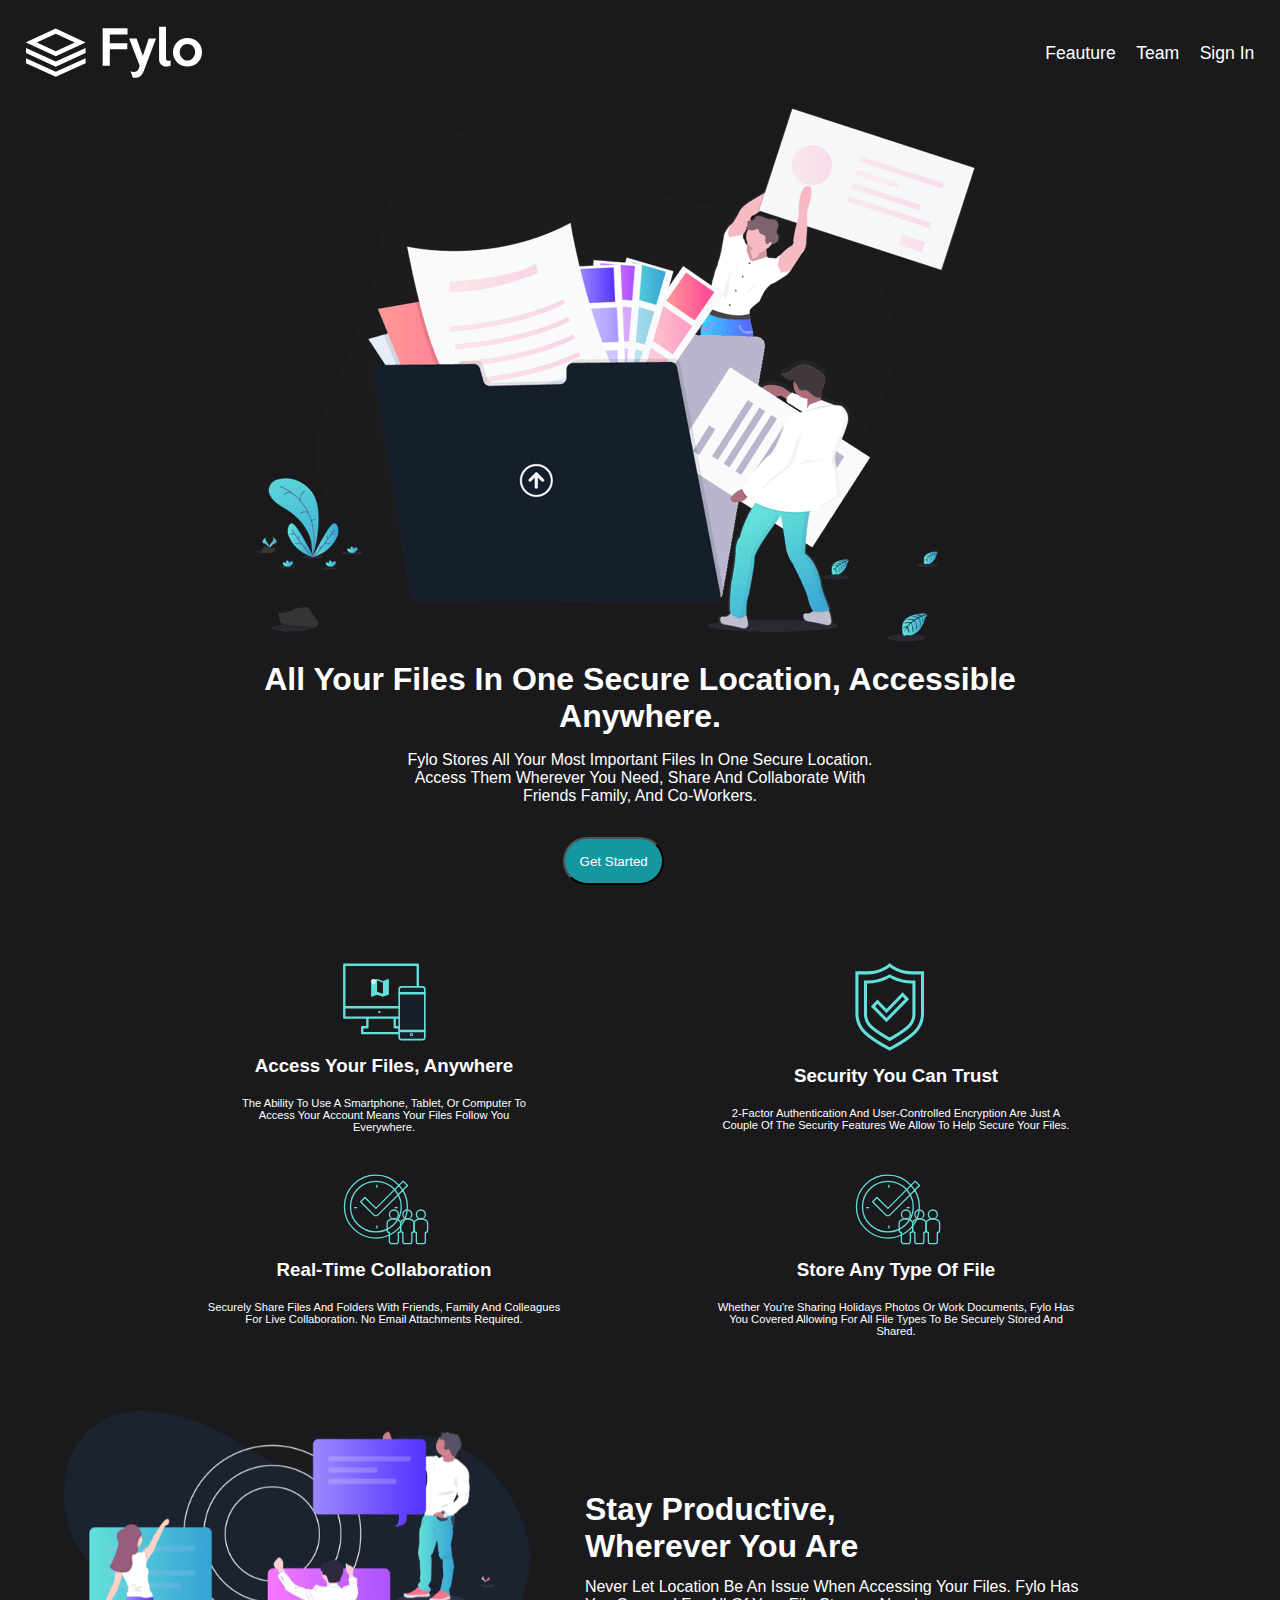
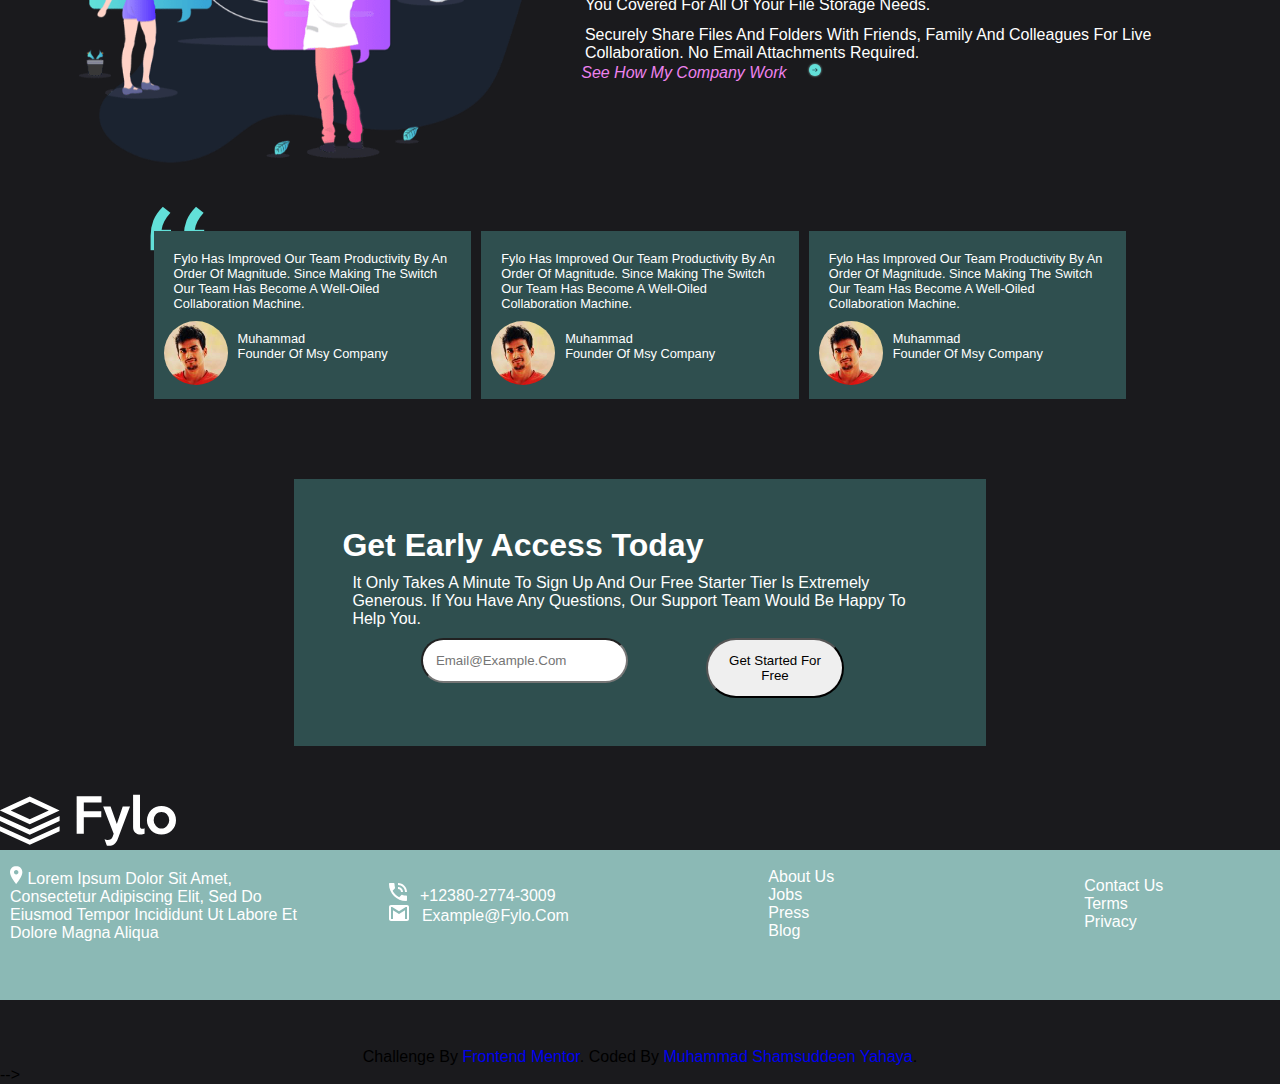
<file: challenge 11 flyo dark/index.html>
<!DOCTYPE html>
<html lang="en">

    <head>
        <meta charset="UTF-8">
        <meta http-equiv="X-UA-Compatible" content="IE=edge">
        <meta http-equiv="refresh" content="60">
        <meta name="viewport" content="width=device-width, initial-scale=1.0">
        <link rel="shortcut icon" href="./images/favicon-32x32.png" type="image/x-icon">
        <link rel="stylesheet" href="./style.css">
        <title>msy company</title>
    </head>

    <body>
        <header>
            <nav>
                <div class="logo">
                    <a href=""> <img src="./images/logo.svg" alt=""></a>
                </div>
                <div class="nav-bar">
                    <a href="#">feauture</a>
                    <a href="#">team</a>
                    <a href="#">sign in</a>

                </div>
            </nav>
        </header>
        <main>
            <section class="one">
                <img src="./images/illustration-intro.png" alt="">
                <h1>All your files in one secure location, accessible <br> anywhere.</h1>
                <p>Fylo stores all your most important files in one secure location. <br> Access them wherever you need,
                    share and collaborate
                    with <br> friends family, and co-workers.</p>
                <button class="bnt">get started</button>
            </section>
            <section class="grid">
                <article>
                    <img src="./images/icon-access-anywhere.svg" alt="">
                    <h3>Access your files, anywhere
                    </h3>
                    <p>The ability to use a smartphone, tablet, or computer to <br> access your account means your files
                        follow
                        you <br> everywhere.</p>
                </article>
                <article><img src="./images/icon-security.svg" alt="">
                    <h3>Security you can trust</h3>
                    <p>2-factor authentication and user-controlled encryption are just a <br> couple of the security
                        features we allow to help
                        secure your files.</p>

                </article>
                <article>
                    <img src="./images/icon-collaboration.svg" alt="">
                    <h3>Real-time collaboration</h3>
                    <p>Securely share files and folders with friends, family and colleagues <br> for live collaboration.
                        No email attachments
                        required.</p>
                </article>
                <article>
                    <img src="./images/icon-collaboration.svg" alt="">
                    <h3>Store any type of file</h3>
                    <p>Whether you're sharing holidays photos or work documents, Fylo has <br> you covered allowing for
                        all file types to be
                        securely stored and <br> shared.
                    </p>
                </article>
            </section>
            <!-- grow start -->
            <div class="grow">
                <article class="image">
                    <img src="./images/illustration-stay-productive.png" alt="">
                </article>
                <article>
                    <h1>Stay productive, <br> wherever you are</h1>
                    <p>Never let location be an issue when accessing your files. Fylo has <br> you covered for all of
                        your file storage needs.
                    </p>

                    <p>Securely share files and folders with friends, family and colleagues for
                        live collaboration.
                        No
                        email attachments
                        required.</p>
                    <i><a href="#">see how my company work </a> <img src="./images/icon-arrow.svg" alt="" id="icon"></i>
                </article>
            </div>
            <!-- grow end -->

            <div class="grid2">
                <!-- grid2 start -->
                <article id="only">
                    <p>Fylo has improved our team productivity by an order of magnitude. Since making the switch our
                        team has become a
                        well-oiled collaboration machine.
                    </p>
                    <!-- the photo -->
                    <div class="photo">
                        <section>
                            <img src="./images/profile-1.jpg" alt="">
                        </section>
                        <section>
                            <p id="ceo">muhammad <br> founder of msy company</p>
                        </section>
                    </div>
                </article>
                <article>
                    <p>Fylo has improved our team productivity by an order of magnitude. Since making the switch our
                        team has become a
                        well-oiled collaboration machine.
                    </p>
                    <!-- the photo -->
                    <div class="photo">
                        <section>
                            <img src="./images/profile-1.jpg" alt="">
                        </section>
                        <section>
                            <p id="ceo">muhammad <br> founder of msy company</p>
                        </section>
                    </div>
                </article>
                <article>
                    <p>Fylo has improved our team productivity by an order of magnitude. Since making the switch our
                        team has become a
                        well-oiled collaboration machine.
                    </p>
                    <!-- the photo -->
                    <div class="photo">
                        <section>
                            <img src="./images/profile-1.jpg" alt="">
                        </section>
                        <section>
                            <p id="ceo">muhammad <br> founder of msy company</p>
                        </section>
                    </div>
                </article>
            </div>

            <!-- grid2 end -->
        </main>
        <div class="container1">
            <h1>Get early access today</h1>
            <p>It only takes a minute to sign up and our free starter tier is extremely generous. If you have any
                questions, our
                support team would be happy to help you.</p>
            <div class="butt">
                <div class="email"><input type="email" placeholder="email@example.com"></div>

               <div class="get"><button>get started for free</button></div>
            </div>
        </div>
<footer>
<img src="images/logo.svg" alt="" id="llogo">

<div class="container-grid">

    <div class="intro-part">
        <img src="images/icon-location.svg" alt="">
        <span> Lorem ipsum dolor sit amet, consectetur adipiscing
            elit, sed do eiusmod tempor incididunt ut labore et
            dolore magna aliqua</span>
    </div>

    <div class="contact-section">
        <div class="phone">
            <img src="images/icon-phone.svg" alt=""> &nbsp <span>+12380-2774-3009</span>
        </div>
        <div class="email">
            <img src="images/icon-email.svg" alt=""> &nbsp <span> example@fylo.com</span>
        </div>
    </div>

    <div class="navigation-section">
        <p> About Us</p>
        <p> Jobs</p>
        <p> Press</p>
        <p> Blog</p>
    </div>

    <div class="terms">
        <p> Contact Us</p>
        <p> Terms</p>
        <p> Privacy</p>
    </div>


    <div class="social-icons">
        <i class="fab fa-facebook-f"></i>
        <i class="fab fa-twitter"></i>
        <i class="fab fa-instagram"></i>
    </div>

</div>
</footer>

<p class="attribution">
    Challenge by <a href="https://www.frontendmentor.io?ref=challenge" target="_blank">Frontend Mentor</a>.
    Coded by <a href="#">muhammad shamsuddeen yahaya</a>.
  </p> -->
</footer>
    </body>

</html>
</file>
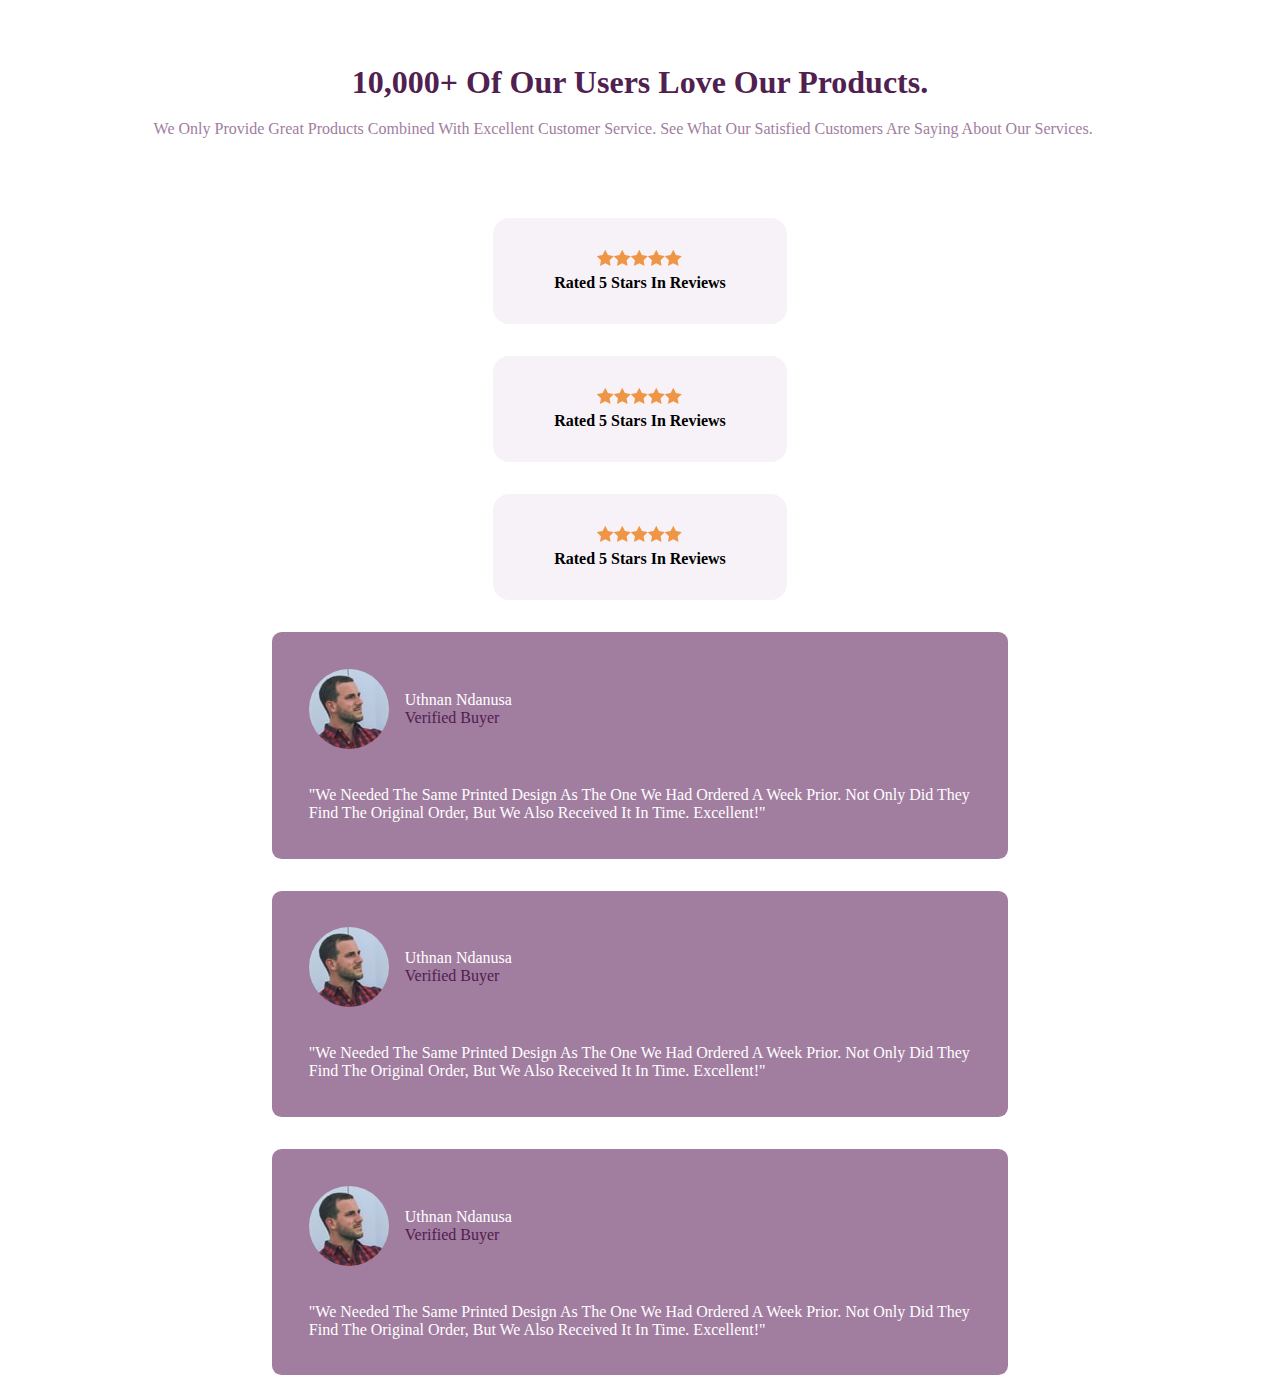
<file: challenge 12 social/index.html>
<!DOCTYPE html>
<html lang="en">

    <head>
        <meta charset="UTF-8">
        <meta http-equiv="X-UA-Compatible" content="IE=edge">
        <meta name="viewport" content="width=device-width, initial-scale=1.0">
        <link rel="stylesheet" href="style.css">
        <meta http-equiv="refresh" content="">
        <title>social page</title>
    </head>

    <body>
        <!-- the beginning -->
        <div class="container">
            <header>
                <h1>10,000+ of our users love our products.</h1>
                <p>We only provide great products combined with excellent customer service. See what our satisfied
                    customers are saying
                    about our services.</p>
            </header>
            <!-- the three stars stuff 
                                starting of their section
                                -->
            <section>
                <div class="three-with-stars">
                    <div class="img">

                        <img src="./images/icon-star.svg" alt="">
                        <img src="./images/icon-star.svg" alt="">
                        <img src="./images/icon-star.svg" alt="">
                        <img src="./images/icon-star.svg" alt=""><img src="./images/icon-star.svg" alt="">
                    </div>
                    <div class="one">
                        <h4>Rated 5 Stars in Reviews</h4>
                    </div>
                </div>


                <div class="three-with-stars">
                    <div class="img">
                        <img src="./images/icon-star.svg" alt="">
                        <img src="./images/icon-star.svg" alt="">
                        <img src="./images/icon-star.svg" alt="">
                        <img src="./images/icon-star.svg" alt=""><img src="./images/icon-star.svg" alt="">
                    </div>
                    <div class="one">
                        <h4>Rated 5 Stars in Reviews</h4>
                    </div>
                </div>


                <div class="three-with-stars">
                    <div class="img">
                        <img src="./images/icon-star.svg" alt="">
                        <img src="./images/icon-star.svg" alt="">
                        <img src="./images/icon-star.svg" alt="">
                        <img src="./images/icon-star.svg" alt=""><img src="./images/icon-star.svg" alt="">
                    </div>
                    <div class="one">
                        <h4>Rated 5 Stars in Reviews</h4>
                    </div>
                </div>
                <!-- the three stars stuff 
                end of their section
                -->
            </section>
            <div class="profile">
                <article>
                    <div class="sham">
                        <div class="image">
                            <img src="./images/image-colton.jpg" alt="">
                        <!-- </div> -->
                        <div class="name">
                            <p>uthnan ndanusa</p>
                            <span>verified buyer</span>
                            </div>
                        </div>
                        <div class="text">
                            <p>"We needed the same printed design as the one we had ordered a week prior. Not only did
                                they find the original order,
                                but we also received it in time. Excellent!"</p>
                        </div>
                    </div>
                    <div class="sham">
                        <div class="image">

                            <img src="./images/image-colton.jpg" alt="">
                        <!-- </div> -->
                        <div class="name">
                            <p>uthnan ndanusa</p>
                            <span>verified buyer</span>
                            </div>
                        </div>
                        <div class="text">
                            <p>"We needed the same printed design as the one we had ordered a week prior. Not only did
                                they find the
                                original order,
                                but we also received it in time. Excellent!"</p>
                        </div>
                    </div>
                    <div class="sham">
                        <div class="image">

                            <img src="./images/image-colton.jpg" alt="">
                        <!-- </div> -->
                        <div class="name">
                            <p>uthnan ndanusa</p>
                            <span>verified buyer</span>
                            </div>
                        </div>
                        <div class="text">
                            <p>"We needed the same printed design as the one we had ordered a week prior. Not only did
                                they find the
                                original order,
                                but we also received it in time. Excellent!"</p>
                        </div>
                    </div>

                </article>
            </div>
            <!-- end -->
        </div>
    </body>

</html>
</file>
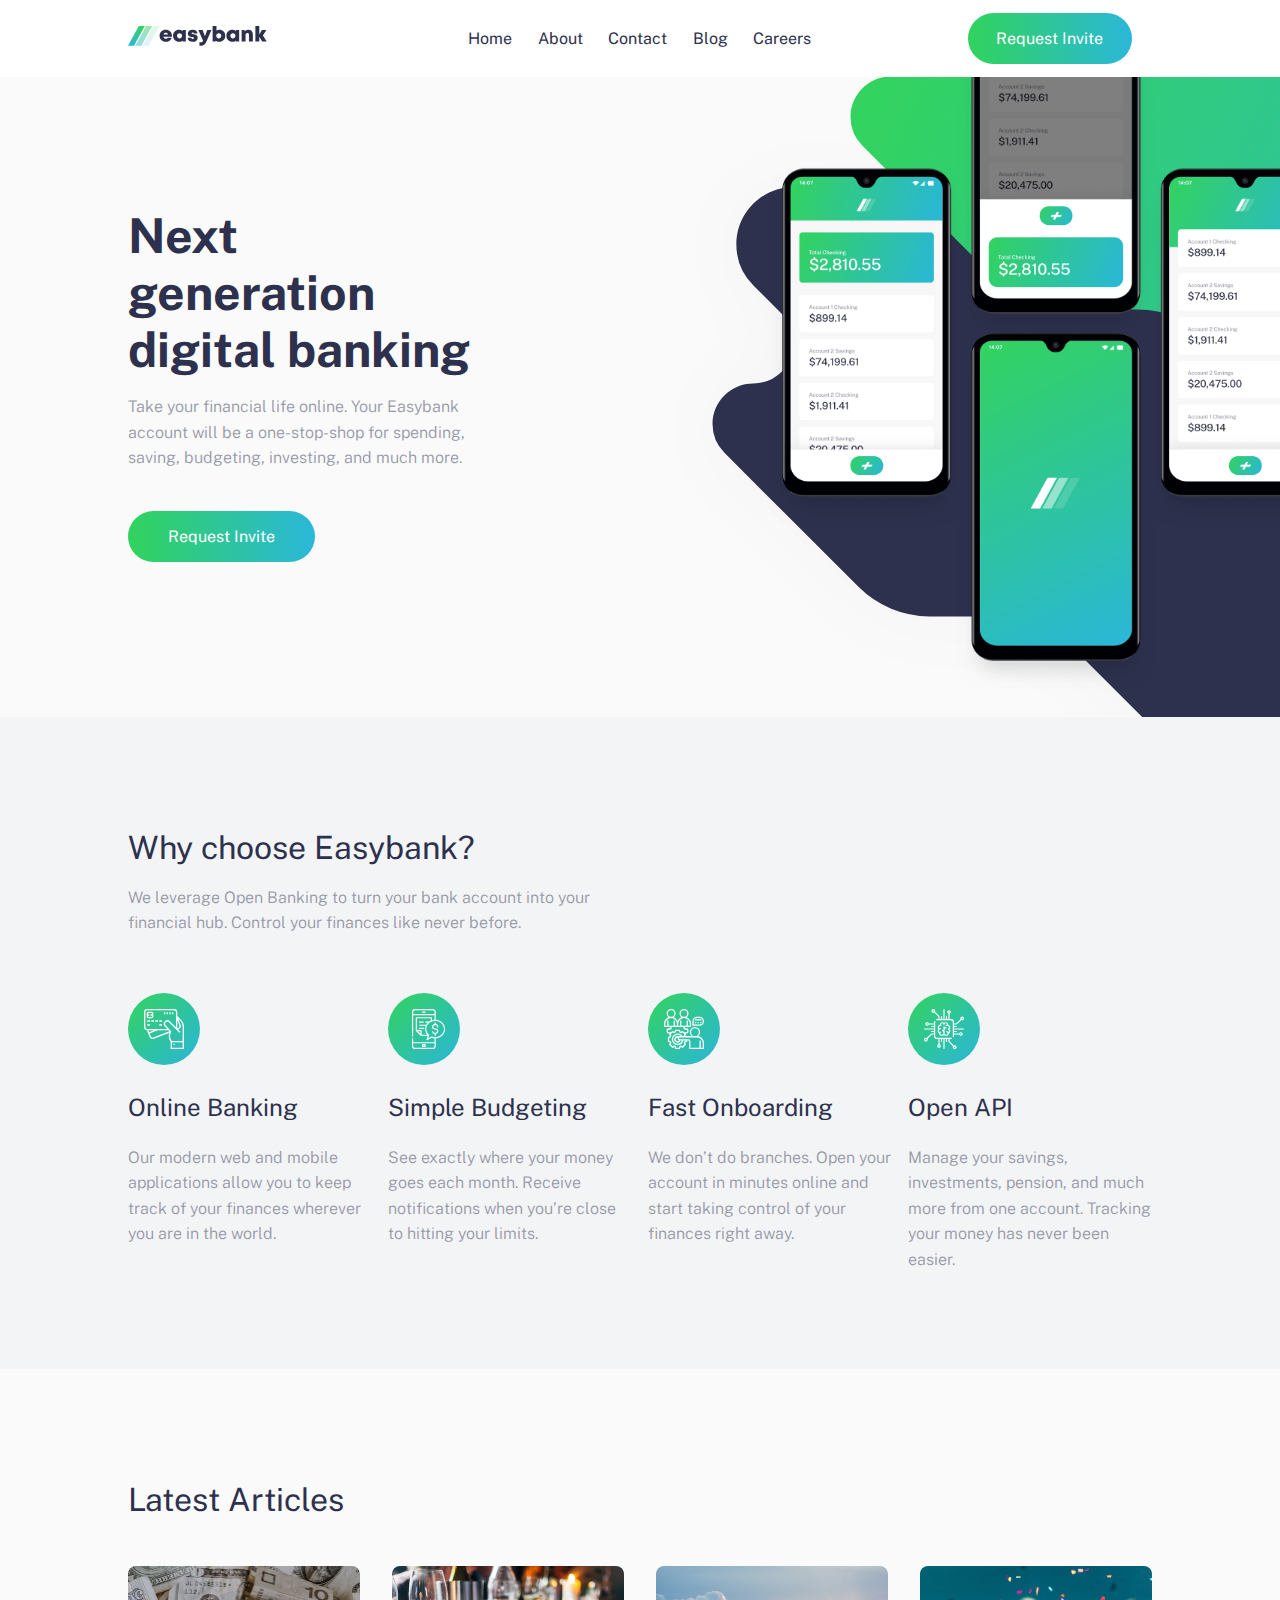
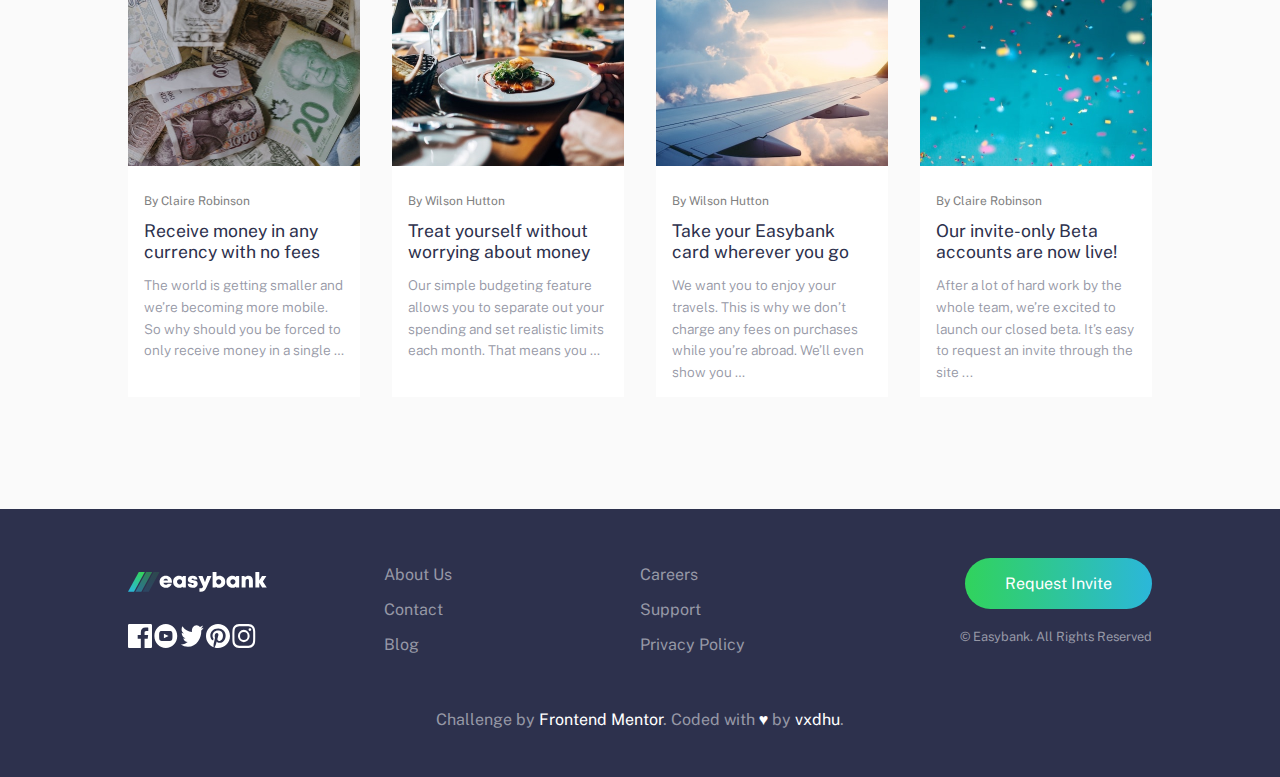
<file: challenge 13 bank/images/EasyBank-Landing-main/index.html>
<!DOCTYPE html>
<html lang="en">

<head>
    <meta charset="UTF-8">
    <meta name="viewport" content="width=device-width, initial-scale=1.0">
    <link rel="icon" type="image/png" sizes="32x32" href="./images/favicon-32x32.png">
    <title>Frontend Mentor | Easybank landing page</title>
    <link rel="stylesheet" href="css/main.css">
</head>

<body>
    <div class="container">

        <header>
            <div class="navbar-mobile">
                <div class="logo">
                    <a href="#"><img src="images/logo.svg" alt="company-logo"></a>
                </div>
                <div class="hamburger">
                    <img id="ham" src="images/icon-hamburger.svg" alt="">
                </div>
            </div>
            <div class="navbar-desk ">
                <div class="logo-desk">
                    <a href="#"><img src="images/logo.svg" alt="company-logo"></a>

                </div>
                <nav>
                    <ul class="nav-links">
                        <li><a href="#">Home</a></li>
                        <li><a href="#">About</a></li>
                        <li><a href="#">Contact</a></li>
                        <li><a href="#">Blog</a></li>
                        <li><a href="#">Careers</a></li>

                    </ul>

                </nav>
                <a class="btn nav-link-desk" href="#">Request Invite</a>
            </div>


            <section class="intro">
                <div class="hero-container"> <img class="hero-img" src="images/image-mockups.png" alt="bg"></div>
                <div class="hero-sub">
                    <h1>Next generation digital banking</h1>
                    <p class="content">
                        Take your financial life online. Your Easybank account will be a one-stop-shop for spending, saving, budgeting, investing, and much more.
                    </p>
                    <a class="btn" href="#">Request Invite</a></div>
            </section>
        </header>
        <main>
            <section class="features">
                <div class="why">
                    <h2 class="headings">
                        Why choose Easybank?
                    </h2>
                    <p class="content">
                        We leverage Open Banking to turn your bank account into your financial hub. Control your finances like never before.
                    </p>
                </div>
                <div class="inside online-banking">
                    <img src="images/icon-online.svg" alt="online-banking">
                    <h4 class="subheading">
                        Online Banking
                    </h4>
                    <p class="content">
                        Our modern web and mobile applications allow you to keep track of your finances wherever you are in the world.
                    </p>
                </div>
                <div class=" inside simple-budgeting">
                    <img src="images/icon-budgeting.svg" alt="budgeting-icon">
                    <h4 class="subheading">
                        Simple Budgeting
                    </h4>
                    <p class="content">
                        See exactly where your money goes each month. Receive notifications when you’re close to hitting your limits.
                    </p>
                </div>
                <div class=" inside fast-onboarding">
                    <img src="images/icon-onboarding.svg" alt="onboarding-icon">
                    <h4 class="subheading">
                        Fast Onboarding
                    </h4>
                    <p class="content">
                        We don’t do branches. Open your account in minutes online and start taking control of your finances right away.
                    </p>
                </div>
                <div class=" inside Open-Api">
                    <img src="images/icon-api.svg" alt="api-icon">
                    <h4 class="subheading">
                        Open API
                    </h4>
                    <p class="content">
                        Manage your savings, investments, pension, and much more from one account. Tracking your money has never been easier.
                    </p>
                </div>
            </section>
            <section class="articles">
                <h2 class="latest-articles">Latest Articles</h2>
                <article>
                    <img src="images/image-currency.jpg" alt="">
                    <div class="article">
                        <blockquote>By Claire Robinson</blockquote>
                        <h5 class="article-heading">Receive money in any currency with no fees</h5>
                        <p class="content article-content"> The world is getting smaller and we’re becoming more mobile. So why should you be forced to only receive money in a single …</p>
                    </div>
                </article>
                <article>
                    <img src="images/image-restaurant.jpg" alt="">
                    <div class="article">
                        <blockquote>By Wilson Hutton</blockquote>
                        <h5 class="article-heading">Treat yourself without worrying about money</h5>
                        <p class="content article-content"> Our simple budgeting feature allows you to separate out your spending and set realistic limits each month. That means you …</p>
                    </div>
                </article>
                <article>
                    <img src="images/image-plane.jpg" alt="">
                    <div class="article">
                        <blockquote>By Wilson Hutton</blockquote>
                        <h5 class="article-heading">Take your Easybank card wherever you go</h5>
                        <p class="content article-content"> We want you to enjoy your travels. This is why we don’t charge any fees on purchases while you’re abroad. We’ll even show you …</p>
                    </div>
                </article>
                <article>
                    <img src="images/image-confetti.jpg" alt="">
                    <div class="article">
                        <blockquote>By Claire Robinson</blockquote>
                        <h5 class="article-heading">Our invite-only Beta accounts are now live!</h5>
                        <p class="content article-content">After a lot of hard work by the whole team, we’re excited to launch our closed beta. It’s easy to request an invite through the site ...</p>
                    </div>
                </article>
            </section>
        </main>
        <footer>
            <div class="logo-fnav">
                <svg xmlns="http://www.w3.org/2000/svg" width="139" height="20"><defs><linearGradient id="a" x1="72.195%" x2="17.503%" y1="0%" y2="100%"><stop offset="0%" stop-color="#33D35E"/><stop offset="100%" stop-color="#2AB6D9"/></linearGradient></defs><g fill="none" fill-rule="evenodd"><path id="easybank" fill="#2D314D" fill-rule="nonzero" d="M37.754 15.847c2.852 0 5.152-1.622 5.952-4.216h-3.897c-.376.665-1.14 1.066-2.055 1.066-1.237 0-2.065-.674-2.32-1.978h8.44c.051-.352.081-.694.081-1.037 0-3.335-2.537-5.95-6.201-5.95-3.568 0-6.175 2.564-6.175 6.049 0 3.473 2.628 6.066 6.175 6.066zm2.344-7.297h-4.596c.317-1.129 1.11-1.749 2.252-1.749 1.181 0 2 .613 2.344 1.75zm10.946 7.296c1.32 0 2.5-.434 3.43-1.188l.336.804h3.027V4.093h-2.919l-.4.88c-.94-.775-2.135-1.222-3.474-1.222-3.476 0-5.961 2.505-5.961 6.026 0 3.533 2.485 6.07 5.961 6.07zm.524-3.467c-1.467 0-2.545-1.108-2.545-2.593 0-1.475 1.069-2.583 2.545-2.583 1.466 0 2.544 1.108 2.544 2.583 0 1.485-1.078 2.593-2.544 2.593zm13.123 3.467c3.02 0 5.025-1.554 5.025-3.93 0-2.883-2.387-3.256-4.183-3.575-1.08-.193-1.95-.344-1.95-.99 0-.527.422-.838 1.05-.838.71 0 1.197.337 1.197 1.063h3.667c-.044-2.303-1.92-3.843-4.816-3.843-2.912 0-4.854 1.47-4.854 3.75 0 2.757 2.337 3.289 4.1 3.574 1.092.181 1.952.368 1.952 1.024 0 .587-.543.88-1.116.88-.742 0-1.32-.383-1.32-1.214h-3.77c.036 2.463 1.919 4.1 5.018 4.1zm8.1 3.858c2.936 0 4.344-1.257 5.877-4.736l4.764-10.863h-4.206l-2.249 6.263-2.412-6.263H70.31l4.698 10.43c-.53 1.414-.983 1.804-2.48 1.804H71.45v3.365h1.341zm18.504-3.858c3.5 0 5.973-2.515 5.973-6.048S94.796 3.75 91.295 3.75a5.332 5.332 0 00-2.825.784V0H84.6v15.474h2.897l.37-.844c.923.771 2.102 1.216 3.428 1.216zm-.523-3.467c-1.467 0-2.545-1.108-2.545-2.58 0-1.486 1.078-2.594 2.545-2.594 1.466 0 2.544 1.108 2.544 2.593 0 1.473-1.087 2.58-2.544 2.58zm13.598 3.467c1.32 0 2.5-.434 3.43-1.188l.336.804h3.027V4.093h-2.918l-.401.88c-.939-.775-2.135-1.222-3.474-1.222-3.476 0-5.96 2.505-5.96 6.026 0 3.533 2.484 6.07 5.96 6.07zm.524-3.467c-1.467 0-2.545-1.108-2.545-2.593 0-1.475 1.07-2.583 2.545-2.583 1.467 0 2.545 1.108 2.545 2.583 0 1.485-1.078 2.593-2.545 2.593zm12.653 3.095V9.403c0-1.447.702-2.3 1.923-2.3.986 0 1.483.657 1.483 1.98v6.39h3.915V8.543c0-2.897-1.733-4.773-4.373-4.773-1.47 0-2.733.565-3.58 1.508l-.537-1.172h-2.747v11.369h3.916zm13.748 0v-4.808l2.848 4.808h4.616l-3.902-5.95 3.543-5.419h-4.397l-2.708 4.454V0h-3.916v15.474h3.916z"/><g fill="url(#a)"><path d="M10.802 0L0 19.704h5.986L16.789 0z"/><path opacity=".5" d="M18.171 0L7.368 19.704h5.986L24.157 0z"/><path opacity=".15" d="M25.539 0L14.737 19.704h5.986L31.525 0z"/></g></g></svg>
            </div>
            <div class="social-links">
                <img src="images/icon-facebook.svg" alt="fb">
                <img src="images/icon-youtube.svg" alt="yt">
                <img src="images/icon-twitter.svg" alt="tw">
                <img src="images/icon-pinterest.svg" alt="pin">
                <img src="images/icon-instagram.svg" alt="insta">
            </div>
            <nav class="footer-nav">
                <ul>

                    <li id="about"><a href="#">About Us</a></li>
                    <li id="contact"><a href="#">Contact</a></li>
                    <li id="blog"><a href="#">Blog</a></li>
                    <li id="col2"><a href="#">Careers</a></li>
                    <li id="col2"><a href="#">Support</a></li>
                    <li id="col2"><a href="#">Privacy Policy</a></li>
                </ul>
            </nav>
            <a class="footer-btn " href="#">Request Invite</a>
            <div class="copyright">© Easybank. All Rights Reserved</div>
            <div class="attribution">
                Challenge by <a href="https://www.frontendmentor.io?ref=challenge" target="_blank">Frontend Mentor</a>. Coded with <span>&hearts;</span> by <a href="https://github.com/vxdhu" target="_blank">vxdhu</a>.
            </div>
        </footer>
    </div>
    <script src="app.js"></script>
</body>

</html>
<!--   
        About Us Contact Blog Careers Support Privacy Policy Request Invite  -->



<!--  -->
</file>
<file: challenge 11 flyo dark/style.css>
*{
    list-style: none;
    text-decoration: none;
    text-transform: capitalize;
    padding: 0;
    margin: 0;
    box-sizing: border-box;
    font-family: sans-serif;
}
body{
    background: rgb(26, 26, 29);
}
nav{
    margin: 2%;
    display: flex;
    justify-content: space-between;
    align-items: center;
}
.logo > img{
    max-width: 80%;
    cursor: pointer;
}
.nav-bar a{
margin-left: 1rem;
font-size: 1.1rem;
color: white;
max-width: 100%;
}
.nav-bar a:hover{
    text-decoration: underline;
    color: white;
}
.main, .one{
    margin: 0 20%;
}
.one img{
    max-width: 100%;
}

.one h1{
    text-align: center;  
    color: white;
    margin-top: 1rem;
    
}
.one p{
     text-align: center;  
    color: white;
    margin-top: 1rem;
}
.bnt{
    margin: 0 40%;
    margin-top: 2rem;
    padding: .9rem;
    max-width: 100%;
    border-radius: 30px;
    background: rgb(20, 151, 160);
    color: white;
    display: grid;
    place-content: center   ;
}
.bnt:hover{
background: rgb(112, 9, 141);
color: white;
}
.grid{
    display: grid;
    grid-template-columns: 1fr 1fr;
    margin: 0 10%;
    margin-top: 3rem;
}
.grid h3{
    text-align: center;
    color: white;
    padding: 10px;
    
}
.grid p{
    font-size: .7rem;
    color: grey;
      text-align: center;
    color: white;
    padding: 10px;
    
}
.grid img{
 margin: 0 42%;
 margin-top: 1.9rem;
}
.grow{
    display: flex; 
    margin: 0 5%;
    margin-top: 4rem;
}
.image img{
        max-width: 100%;
}
.grow h1{
    color: white;
    margin: 0 8%;
    margin-top: 5rem;
}
.grow p{

    /* text-align: center; */
    text-justify:auto;
    color: white;
    margin: 0 8%;
    margin-top: .8rem;


}
#icon{
    max-width: 100%;
}
.grow a{
    /* text-justify: auto; */
    /* margin: 1px 8%; */
    margin-left: 2.2rem;
padding: 1em;
color: violet;
}
.grow a:hover{
    text-decoration: underline;
    color: white;
}
.grid2{
    display: grid;
    grid-template-columns: 1fr 1fr 1fr;
    margin: 0 12%;
    margin-top: 4rem;
    grid-gap: 10px;

}
.grid2 article{
    background: darkslategrey;
    padding: 10px;

}
#only{
    position: relative;
}
.grid2 #only::before{
    content: url(./images/bg-quotes.png);
    position: absolute;
    height: 100%;
    width: 100%;
    bottom: 15%;
    right:1% ;
    z-index: -1;
}
.grid2 p{
    color: white;
    font-size: .8rem;
    /* margin-top: 4rem; */
    padding: 10px;

}
.photo{
    display: flex;
    /* justify-content: center; */
}
.photo img{
    border-radius: 50%;
    max-width: 50%;
}
#ceo{
    margin-left: -4rem;
}
.container1{
    margin: 0 23%;
    margin-top: 5rem;
    color: white;
    background: darkslategrey;
padding: 3rem;
}
.container1 p{
    padding: 10px;
}
.butt{
    display: flex;
    justify-content: space-evenly;
}
input{
    padding:.8rem;
    border-radius: 30px;
   max-width: 100%;
}
button{
    padding: .8rem;
     border-radius: 30px;
    max-width: 90%;
}
.container-grid{
    display: grid;
    grid-template-columns: 1fr 1fr 1fr 1fr ;
    background: rgb(139, 185, 181);
    grid-gap: 10px;
    min-height:150px;
    place-items: center;
    color: #fff;
    margin: 0 0px;
}
.container-grid > div{
    margin: 0 10px;
    /* padding: 10px; */
}
.navigation-section{
}
#llogo{
    margin-top: 3rem;
}
.container-grid > p{
    margin-top: 10px;
}
    
.attribution{
    margin-top: 3rem;
    text-align: center;
}


@media screen and (max-width: 640px) {
    .grid{
    display: grid;
    grid-template-columns: 1fr;
    margin: 0 10%;
    /* grid-auto-flow: row; */
    grid-auto-rows: row;
    margin-top: 3rem;
}
.grid2{
    display: grid;
    grid-template-columns: 1fr;
    margin: 0 12%;
    margin-top: 4rem;
    grid-gap: 10px;

}
.butt{
    display: flex;
    justify-content: space-between;
    flex-direction: column;
    /* margin-top: 1rem; */
}
button{
    padding: .8rem;
     border-radius: 30px;
    max-width: 80%;
    margin-top: .5rem;
}

.container-grid{
    display: grid;
    grid-template-columns: 1fr;
    background: rgb(30, 52, 94);
    grid-gap: 10px;
    min-height:150px;
    place-items: center;
    color: #fff;
    margin: 0 0px;
}
}
@media screen and (max-width: 805px) {
.grow{
    display: flex; 
    margin: 0 5%;
    margin-top: 4rem;
    flex-direction: column;
}
.image img{
    max-width: 100%;
    height: auto;
}
}
</file>
<file: challenge 12 social/style.css>
:root {
    --very-dark-magenta: hsl(300, 43%, 22%); /* title clr & rating text clr & bg clr for quotes section */ 
    --soft-pink: hsl(333, 80%, 67%);    /* text colour for 'Verified Buyer' */
    --dark-grayish-magenta: hsl(302, 16%, 56%); /* header paragraph */
    --light-grayish-magenta: hsl(300, 24%, 96%); /* background colour for ratings */
    --white: hsl(0, 0%, 100%);
}


*{
    padding: 0;
    margin: 0;
    text-decoration: none;
    text-transform: capitalize;
    list-style: none;

}
.container{
    height: 100vh;
}
header{
    margin: 4rem 12%;
}
header h1{
    text-align: center;
    margin: 1.2rem;
    color: var(--very-dark-magenta);
}
header p{
    color: var(--dark-grayish-magenta);
}
section{
    display: flex;
    flex-direction: column;
    align-items: center;
    justify-content: space-between;
}
section .img{
    display: flex;
    justify-content: center;
}
section h4{
    text-align: center;
    margin-top: .5rem ;
}
/* *******************************************
first  three column
*/
.three-with-stars{
    margin: 1rem;
    background-color: var(--light-grayish-magenta);
    padding: 2rem;
    width: 18%;
    height: auto;
    border-radius: 1rem;

}
.profile article{
    display: flex;
    justify-content: space-between;
    margin:0  20%;
    flex-direction: column;
    /* max-width: 50%; */
    justify-content: center;
    align-content: center;

}
 .image{
    display: flex;
    margin: 5% ;

}
.text{
    margin: 5% ;
    color: var(--white);

}
.sham{
    background-color: var(--dark-grayish-magenta);
    margin: 1rem;
    border-radius: .6rem;

}
.name{
    display: flex;
padding-left: 1rem;
justify-content: center;
flex-direction: column;
color: var(--white);

}
article img{
    border-radius: 50%;
    max-width: 100%;
    height: auto;
}
span{
    color:var(--very-dark-magenta);
}
</file>
<file: challenge 13 bank/images/EasyBank-Landing-main/css/main.css>
@import url("https://fonts.googleapis.com/css2?family=Public+Sans:wght@300;400;700&display=swap");*{margin:0;padding:0;border:0;outline:0;font-family:'Public Sans'}.navbar-desk{display:none}.navbar-desk.active{display:-ms-grid;display:grid;place-items:center;position:absolute;top:16%;left:5%;right:5%;background-color:white;z-index:99;padding:1em 0;-webkit-box-shadow:0 -5em 10em 200px rgba(45,49,77,0.95);box-shadow:0 -5em 10em 200px rgba(45,49,77,0.95);border-radius:.5em;-webkit-animation:fadeIn .3s ease-in-out;animation:fadeIn .3s ease-in-out}.navbar-desk.active .logo-desk{display:none}.navbar-desk.active ul{display:-ms-grid;display:grid;place-items:center;list-style-type:none}.navbar-desk.active li{padding:.5em}.navbar-desk.active a{text-decoration:none;font-size:1.6rem;color:#2d314d;font-weight:400}.navbar-desk.active .nav-link-desk{display:none}@-webkit-keyframes fadeIn{0%{opacity:0}100%{opacity:1}}@keyframes fadeIn{0%{opacity:0}100%{opacity:1}}.navbar-mobile{z-index:100;position:absolute;left:0;right:0;padding:1.5em 1.5em;display:-webkit-box;display:-ms-flexbox;display:flex;-webkit-box-pack:justify;-ms-flex-pack:justify;justify-content:space-between;-webkit-box-align:center;-ms-flex-align:center;align-items:center;background-color:white}.hero-container{display:-ms-grid;display:grid;max-width:100%;background:url("../images/bg-intro-mobile.svg");background-size:cover;background-repeat:no-repeat;background-repeat:no-repeat;place-items:center;overflow:hidden}.hero-container .hero-img{width:90%;-webkit-transform:translateY(-13%);transform:translateY(-13%)}.hero-sub{display:-webkit-box;display:-ms-flexbox;display:flex;-webkit-box-orient:vertical;-webkit-box-direction:normal;-ms-flex-direction:column;flex-direction:column;-webkit-box-align:center;-ms-flex-align:center;align-items:center}.intro{display:-webkit-box;display:-ms-flexbox;display:flex;place-items:center;-webkit-box-orient:vertical;-webkit-box-direction:normal;-ms-flex-direction:column;flex-direction:column;padding-bottom:5em}.intro h1{color:#2d314d;text-align:center;font-size:2.5rem;font-weight:400;padding:0 .5em}.content{font-weight:300;color:#9698a6;line-height:1.6;text-align:center;padding:1em 0;font-size:1rem}.btn,.footer-btn{border-radius:2em;text-decoration:none;color:white;background:-webkit-gradient(linear, left top, right top, from(#31d35c), to(#2bb7da));background:linear-gradient(to right, #31d35c, #2bb7da);padding:1em 2.5em;margin:1.5em 0}.footer-btn{margin:0}.features{padding:5em 1em;text-align:center;background-color:#f3f4f6}.features .inside{padding-bottom:3em}.features .inside:last-child{padding-bottom:0}.features .content{padding-top:0}.headings{font-size:2rem;font-weight:400;color:#2d314d;padding-bottom:.6em}.subheading{font-size:1.5rem;font-weight:400;color:#2d314d;padding:1em 0}.online-banking{padding-top:3em}.articles{padding:4em 1.5em;background-color:#fafafa}.articles img{width:100%;height:200px;-o-object-fit:cover;object-fit:cover;border-top-left-radius:.5em;border-top-right-radius:.5em}h2{color:#2d314d;text-align:center;font-size:2rem;font-weight:400;padding:1em 0}article{padding-bottom:2em;background-color:white;margin-bottom:2em}.article{padding:0 1em;text-align:left;padding-top:1.5em}.article blockquote{color:gray;font-size:.75rem;padding-bottom:1em}.article-heading{text-align:left;font-size:1.1rem;font-weight:400;color:#2d314d}.article-content{text-align:left;font-size:.85rem}footer{background-color:#2d314d;display:-webkit-box;display:-ms-flexbox;display:flex;-webkit-box-align:center;-ms-flex-align:center;align-items:center;-webkit-box-orient:vertical;-webkit-box-direction:normal;-ms-flex-direction:column;flex-direction:column;-webkit-box-pack:center;-ms-flex-pack:center;justify-content:center;padding:3em 1em}footer #easybank{fill:white}footer .logo{padding-bottom:2em}footer .social-links{width:50%;display:-webkit-box;display:-ms-flexbox;display:flex;-webkit-box-pack:justify;-ms-flex-pack:justify;justify-content:space-between}footer .social-links img{width:24px}.footer-nav{padding:2em 0}.footer-nav ul{list-style-type:none;text-align:center}.footer-nav li{padding:.5em 0}.footer-nav a{color:#f3f4f6;text-decoration:none}.footer-btn{margin-bottom:2em}.copyright{color:#9698a6}.attribution{text-align:center;color:#9698a6}.attribution span{color:white}.attribution a{color:white;text-decoration:none}@media (min-width: 768px){.navbar-mobile{display:none}.navbar-desk{padding:0 10%;display:-ms-grid;display:grid;-ms-grid-columns:1fr 3fr 1fr;grid-template-columns:1fr 3fr 1fr;background-color:white;z-index:100}.logo-desk{-ms-flex-item-align:center;-ms-grid-row-align:center;align-self:center}nav{-ms-flex-item-align:center;-ms-grid-row-align:center;align-self:center}.nav-links{display:-webkit-box;display:-ms-flexbox;display:flex;width:60%;list-style-type:none;-ms-flex-pack:distribute;justify-content:space-around;margin:0 auto}.nav-links a{text-decoration:none;color:#2d314d;padding-bottom:.5em;-webkit-transition:ease-in-out .1s;transition:ease-in-out .1s}.nav-links a:hover{border-bottom:3px solid #2d314d}.nav-link-desk{-ms-grid-column:3;-ms-grid-column-span:1;grid-column:3/4}.btn.nav-link-desk{text-align:center;margin:.8em 0;padding:0;padding:1em 0;width:80%;-ms-grid-column-align:center;justify-self:center}.hero-container{width:100%;height:100%;background:url("../images/bg-intro-desktop.svg");background-position:center left;-ms-grid-column:2;-ms-grid-column-span:1;grid-column:2/3;overflow:hidden}.hero-container .hero-img{margin-right:-30%;z-index:1}.hero-sub{-ms-grid-row:1;-ms-grid-row-span:1;grid-row:1/2;-webkit-box-align:start;-ms-flex-align:start;align-items:flex-start;width:60%}.hero-sub h1{text-align:left;padding-left:0;font-size:3rem;font-weight:700}.hero-sub .content{text-align:left}.intro{display:-ms-grid;display:grid;-ms-grid-columns:1fr 1fr;grid-template-columns:1fr 1fr;padding-bottom:0;height:40em;background-color:#fafafa}.features{display:-ms-grid;display:grid;padding:5em 10%;-ms-grid-columns:(1fr)[4];grid-template-columns:repeat(4, 1fr);-ms-grid-rows:1fr 2fr;grid-template-rows:1fr 2fr;-webkit-column-gap:1em;column-gap:1em;grid-template-areas:"why why . ."}.why{-ms-grid-column:1;-ms-grid-column-span:2;grid-column:1/3}.why h2{text-align:left}.inside{padding-bottom:0;-ms-grid-row:2;-ms-grid-row-span:1;grid-row:2/3;text-align:left}.inside.online-banking,.inside.simple-budgeting,.inside.fast-onboarding,.inside.Open-Api{padding-top:2em;padding-bottom:0em}.subheading{text-align:left}.content{text-align:left}.articles{display:-ms-grid;display:grid;padding:5em 10%;-ms-grid-columns:(1fr)[4];grid-template-columns:repeat(4, 1fr);-webkit-column-gap:2em;column-gap:2em}.latest-articles{grid-column:1/-1;text-align:left;padding-bottom:1.5em}article{padding-bottom:0}footer{padding:3em 10%;display:-ms-grid;display:grid;-ms-grid-columns:(1fr)[4];grid-template-columns:repeat(4, 1fr);-ms-grid-rows:1fr 1fr;grid-template-rows:1fr 1fr}.social-links{-ms-grid-row:2;-ms-grid-row-span:1;grid-row:2/3}.footer-nav{padding:0;-ms-grid-row:1;-ms-grid-row-span:2;grid-row:1/3;-ms-grid-column:2;-ms-grid-column-span:2;grid-column:2/4}.footer-nav ul{display:-ms-grid;display:grid;grid-auto-flow:dense;-ms-grid-columns:1fr 1fr;grid-template-columns:1fr 1fr;-ms-grid-rows:1fr 1fr 1fr;grid-template-rows:1fr 1fr 1fr}.footer-nav li{text-align:left}.footer-nav #col2{-ms-grid-column:2;-ms-grid-column-span:1;grid-column:2/3}.footer-nav #contact,.footer-nav #about,.footer-nav #blog{-ms-grid-column:1;-ms-grid-column-span:1;grid-column:1/2}.footer-nav a{color:#9698a6}.footer-nav a:hover{color:white}.footer-btn{-ms-grid-column:4;-ms-grid-column-span:1;grid-column:4/5;justify-self:flex-end;text-align:center;margin:0}.copyright{-ms-grid-column:4;-ms-grid-column-span:1;grid-column:4/5;justify-self:flex-end;font-size:.8rem}.attribution{grid-column:1/-1;padding-top:3em}.logo-fnav{-ms-flex-item-align:center;-ms-grid-row-align:center;align-self:center}}
/*# sourceMappingURL=main.css.map */
</file>
